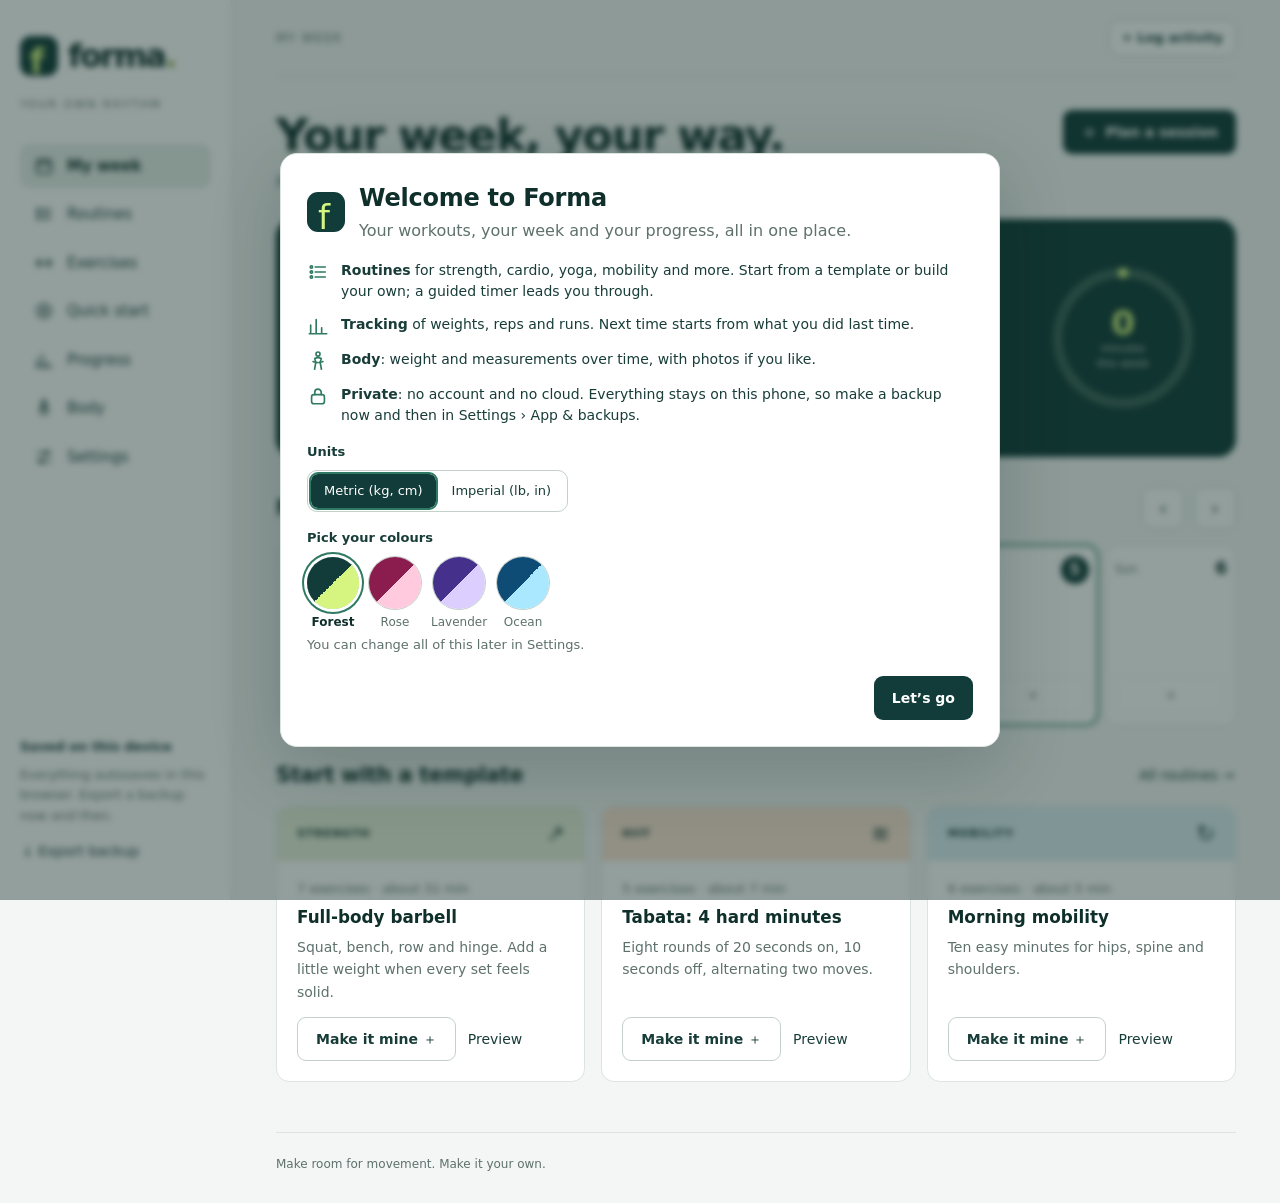
<file: docs/index.html>
<!doctype html>
<html lang="en">
<head>
  <meta charset="UTF-8">
  <meta name="viewport" content="width=device-width, initial-scale=1, viewport-fit=cover">
  <meta name="theme-color" content="#123c39">
  <meta name="description" content="Plan, track and combine strength, cardio, yoga, mobility and meditation in one place.">
  <title>Forma · Your movement planner</title>
  <link rel="icon" href="data:image/svg+xml,%3Csvg xmlns=%22http://www.w3.org/2000/svg%22 viewBox=%220 0 512 512%22%3E%3Crect width=%22512%22 height=%22512%22 rx=%22112%22 fill=%22%23123c39%22/%3E%3Cg transform=%22translate(256 256) scale(1.0) translate(-256 -256)%22%3E%3Cg transform=%22translate(256 270) skewX(-9) translate(-256 -270)%22 fill=%22none%22 stroke=%22%23d5f580%22 stroke-width=%2258%22 stroke-linecap=%22round%22 stroke-linejoin=%22round%22%3E%3Cpath d=%22M318 142 C 296 118, 232 116, 224 176 L 224 384%22/%3E%3Cpath d=%22M162 244 H 296%22/%3E%3C/g%3E%3Ccircle cx=%22338%22 cy=%22370%22 r=%2230%22 fill=%22%238fbf4a%22/%3E%3C/g%3E%3C/svg%3E">
  <!-- Installable app (these only apply when Forma is served from a web address, not opened as a file). -->
  <link rel="manifest" href="manifest.webmanifest">
  <link rel="apple-touch-icon" href="icons/apple-touch-icon.png">
  <meta name="mobile-web-app-capable" content="yes">
  <meta name="apple-mobile-web-app-title" content="Forma">
  <!-- A personal app: ask search engines not to list it. -->
  <meta name="robots" content="noindex, nofollow">
  <!-- No outside connections: Forma uses fonts bundled with it or the device's own. -->
  <link rel="stylesheet" href="style.css">
  <script>
    // Apply the saved theme before first paint to avoid a flash.
    try {
      const saved = JSON.parse(localStorage.getItem('forma-v2') || '{}');
      const theme = saved.settings && saved.settings.theme;
      if (theme === 'light' || theme === 'dark') document.documentElement.setAttribute('data-theme', theme);
      const palette = saved.settings && saved.settings.palette;
      if (palette && palette !== 'forest' && /^[a-z]+$/.test(palette)) document.documentElement.setAttribute('data-palette', palette);
    } catch (e) { /* first visit or storage blocked */ }
  </script>
  <!-- Load order matters: data and helpers first, views next, wiring last. -->
  <script defer src="js/library.js"></script>
  <script defer src="js/util.js"></script>
  <script defer src="js/model.js"></script>
  <script defer src="js/store.js"></script>
  <script defer src="js/stats.js"></script>
  <script defer src="js/photos.js"></script>
  <script defer src="js/stickers.js"></script>
  <script defer src="js/ui.js"></script>
  <script defer src="js/views/week.js"></script>
  <script defer src="js/views/routines.js"></script>
  <script defer src="js/views/exercises.js"></script>
  <script defer src="js/views/quick.js"></script>
  <script defer src="js/views/progress.js"></script>
  <script defer src="js/views/body.js"></script>
  <script defer src="js/share.js"></script>
  <script defer src="js/views/settings.js"></script>
  <script defer src="js/player.js"></script>
  <script defer src="js/pwa.js"></script>
  <script defer src="js/main.js"></script>
</head>
<body>
  <div id="stickers" aria-hidden="true"></div>
  <aside class="sidebar">
    <a class="brand" href="#week" data-view="week"><span class="mark">f</span><span class="brand-word">forma</span><span class="brand-dot">.</span></a>
    <p class="eyebrow">YOUR OWN RHYTHM</p>
    <nav aria-label="Main navigation">
      <button data-view="week"><svg class="icon" viewBox="0 0 24 24" aria-hidden="true" fill="none" stroke="currentColor" stroke-width="1.8" stroke-linecap="round" stroke-linejoin="round"><rect x="3.5" y="5" width="17" height="15.5" rx="3"/><path d="M3.5 10h17M8 3v4M16 3v4"/></svg><span>My week</span></button>
      <button data-view="routines"><svg class="icon" viewBox="0 0 24 24" aria-hidden="true" fill="none" stroke="currentColor" stroke-width="1.8" stroke-linecap="round" stroke-linejoin="round"><path d="M9 6.5h11M9 12h11M9 17.5h11"/><circle cx="4.8" cy="6.5" r="1.3"/><circle cx="4.8" cy="12" r="1.3"/><circle cx="4.8" cy="17.5" r="1.3"/></svg><span>Routines</span></button>
      <button data-view="library"><svg class="icon" viewBox="0 0 24 24" aria-hidden="true" fill="none" stroke="currentColor" stroke-width="1.8" stroke-linecap="round" stroke-linejoin="round"><path d="M6.5 7v10M17.5 7v10M3.5 9.5v5M20.5 9.5v5M6.5 12h11"/></svg><span>Exercises</span></button>
      <button data-view="quick"><svg class="icon" viewBox="0 0 24 24" aria-hidden="true" fill="none" stroke="currentColor" stroke-width="1.8" stroke-linecap="round" stroke-linejoin="round"><circle cx="12" cy="12" r="8.5"/><path d="M10.2 8.6 15.4 12l-5.2 3.4z"/></svg><span>Quick start</span></button>
      <button data-view="progress"><svg class="icon" viewBox="0 0 24 24" aria-hidden="true" fill="none" stroke="currentColor" stroke-width="1.8" stroke-linecap="round" stroke-linejoin="round"><path d="M4 20V11M10 20V5M16 20v-6M2.5 20.5h19"/></svg><span>Progress</span></button>
      <button data-view="body"><svg class="icon" viewBox="0 0 24 24" aria-hidden="true" fill="none" stroke="currentColor" stroke-width="1.8" stroke-linecap="round" stroke-linejoin="round"><circle cx="12" cy="4.4" r="2.2"/><path d="M8.3 21l1.3-7.6-1.2-4.1c2.3-1.2 4.9-1.2 7.2 0l-1.2 4.1 1.3 7.6"/><path d="M6.6 12.6c3.5 1.5 7.3 1.5 10.8 0" stroke-dasharray="1.6 1.6"/></svg><span>Body</span></button>
      <button data-view="settings" class="nav-settings"><svg class="icon" viewBox="0 0 24 24" aria-hidden="true" fill="none" stroke="currentColor" stroke-width="1.8" stroke-linecap="round" stroke-linejoin="round"><path d="M4 7h9M17 7h3M4 17h3M11 17h9"/><circle cx="15" cy="7" r="2.2"/><circle cx="9" cy="17" r="2.2"/></svg><span>Settings</span></button>
    </nav>
    <div class="side-bottom">
      <div class="save-badge" data-save-status>Saved on this device</div>
      <p>Everything autosaves in this browser. Export a backup now and then.</p>
      <button class="text-btn" data-action="export">↓ Export backup</button>
    </div>
  </aside>
  <main>
    <header class="topbar">
      <span id="breadcrumb">MY WEEK</span>
      <div class="topbar-actions"><button class="btn small light" data-action="log-activity">+ Log activity</button>
        <button class="icon-btn topbar-settings" data-view="settings" aria-label="Settings"><svg class="icon" viewBox="0 0 24 24" aria-hidden="true" fill="none" stroke="currentColor" stroke-width="1.8" stroke-linecap="round" stroke-linejoin="round"><path d="M4 7h9M17 7h3M4 17h3M11 17h9"/><circle cx="15" cy="7" r="2.2"/><circle cx="9" cy="17" r="2.2"/></svg></button></div>
    </header>
    <div id="app"></div>
    <footer>Make room for movement. Make it your own.</footer>
  </main>
  <dialog id="modal"><div id="modal-content"></div></dialog>
  <dialog id="picker"><div id="picker-content"></div></dialog>
  <input type="file" accept="application/json,.json" id="backup-file" hidden>
  <div id="toast" role="status" aria-live="polite"></div>
  <div id="update-bar" role="status" hidden><span>A new version of Forma is ready.</span><button class="btn small lime" data-action="apply-update">Update now</button><button class="text-btn" data-action="dismiss-update">Later</button></div>
</body>
</html>
</file>
<file: docs/style.css>
/* Forma — styles.
   Colours are tokens on :root so the dark theme only redefines them. */

/* ------------------------------------------------------------ tokens --- */
:root {
  color-scheme: light;
  --font: 'DM Sans', system-ui, -apple-system, 'Segoe UI', Roboto, sans-serif;
  --font-display: 'Manrope', 'DM Sans', system-ui, sans-serif;

  --bg: #f4f6f5;
  --surface: #ffffff;
  --surface-2: #f0f4f1;
  --surface-3: #e6ede8;
  --ink: #183d39;
  --ink-strong: #0f2f2b;
  --muted: #5e716c;
  --line: #dce4df;
  --line-strong: #c3d1c9;
  --accent: #123c39;
  --accent-ink: #ffffff;
  --lime: #d5f580;
  --lime-ink: #19392d;
  --focus: #2f7a63;
  --danger-bg: #fbe9e6;
  --danger: #963326;
  --good-bg: #e8f4e4;
  --good: #2c6e46;
  --warn-bg: #fdf1dc;
  --warn: #8a5a0b;
  --hero-bg: #123c39;
  --hero-ink: #ffffff;
  --hero-muted: #c5d8cd;
  --hero-line: #3b6358;
  --note-bg: #eef4ee;
  --note-ink: #4d665b;
  --shadow: 0 20px 70px rgba(9, 40, 32, .20);
  --backdrop: rgba(16, 43, 39, .45);

  --bm-base: #e5ece7; --bm-stroke: #b3c6bb; --bm-muscle: #c8d7ce;
  --bm-primary: #286d57; --bm-secondary: #a3c868; --bm-stretch: #5d88a3;

  /* Category tints (backgrounds) and dots (small identity marks). */
  --cat-strength: #e8efda;  --dot-strength: #5f8a2d;
  --cat-hiit: #fde4d3;      --dot-hiit: #d4692e;
  --cat-endurance: #ffe9ce; --dot-endurance: #c98a12;
  --cat-yoga: #ece7f6;      --dot-yoga: #7760b8;
  --cat-flexibility: #e1eef0; --dot-flexibility: #3f8a95;
  --cat-mobility: #dceef2;  --dot-mobility: #2f7ea1;
  --cat-warmup: #f6efd6;    --dot-warmup: #b0902a;
  --cat-balance: #f2e4f6;   --dot-balance: #a45bb4;
  --cat-meditation: #f7ead8; --dot-meditation: #b27a3a;
  --cat-advflex: #dff0ea;   --dot-advflex: #2e8a6a;
  --cat-sport: #e3ecf7;     --dot-sport: #3f6fb3;
  --cat-other: #eceff1;     --dot-other: #7b8a8f;

  /* Chart series (validated categorical order, light surface). */
  --s1: #2a78d6; --s2: #eb6834; --s3: #1baf7a; --s4: #eda100; --s5: #e87ba4;
  --grid: #e7ece9;

  /* Brand roles that colour themes override. */
  --hero-accent: #d5f580; --hero-btn-bg: #d5f580; --hero-btn-ink: #19392d; --hero-item: rgba(255, 255, 255, .06);
  --mark-bg: #123c39; --mark-ink: #d5f580; --brand-dot: #8ba84a; --toast-bg: #153e32;
}

@media (prefers-color-scheme: dark) {
  :root:not([data-theme="light"]) {
    color-scheme: dark;
    --bg: #0e1614; --surface: #15201e; --surface-2: #1b2826; --surface-3: #23322f;
    --ink: #e2ebe7; --ink-strong: #f4f8f6; --muted: #9db1aa; --line: #26352f; --line-strong: #37493f;
    --accent: #cdef7a; --accent-ink: #10231f; --lime: #cdef7a; --lime-ink: #10231f; --focus: #9bd37a;
    --danger-bg: #3a1f1b; --danger: #f2a293; --good-bg: #1d3325; --good: #9fd8a9; --warn-bg: #3a2e17; --warn: #f0c877;
    --hero-bg: #17302b; --hero-ink: #f4f8f6; --hero-muted: #a9c3b8; --hero-line: #2f4d45;
    --note-bg: #1b2826; --note-ink: #adc2ba; --shadow: 0 20px 70px rgba(0, 0, 0, .55); --backdrop: rgba(0, 0, 0, .6);
    --bm-base: #22312d; --bm-stroke: #3d544b; --bm-muscle: #2f423c; --bm-primary: #7fcf9f; --bm-secondary: #c2e07a; --bm-stretch: #7fb3d6;
    --cat-strength: #25301d; --cat-hiit: #3a261a; --cat-endurance: #382b17; --cat-yoga: #2a2538; --cat-flexibility: #1e3134;
    --cat-mobility: #1c2e37; --cat-warmup: #332d18; --cat-balance: #33243a; --cat-meditation: #372b1e; --cat-advflex: #1b3129;
    --cat-sport: #1e2838; --cat-other: #262c2e;
    --dot-strength: #9cc56a; --dot-hiit: #f0925e; --dot-endurance: #e5b04b; --dot-yoga: #ab98e6; --dot-flexibility: #6fbfca;
    --dot-mobility: #67b2d6; --dot-warmup: #d8bd61; --dot-balance: #cf8fdd; --dot-meditation: #d9a468; --dot-advflex: #5fc39c;
    --dot-sport: #7ea6e3; --dot-other: #9aa9ae;
    --s1: #3987e5; --s2: #d95926; --s3: #199e70; --s4: #c98500; --s5: #d55181;
    --grid: #22302c;
    --hero-accent: #cdef7a; --hero-btn-bg: #cdef7a; --hero-btn-ink: #10231f; --hero-item: rgba(255, 255, 255, .06);
    --mark-bg: #123c39; --mark-ink: #d5f580; --brand-dot: #8ba84a; --toast-bg: #2b4a43;
  }
}
:root[data-theme="dark"] {
  color-scheme: dark;
  --bg: #0e1614; --surface: #15201e; --surface-2: #1b2826; --surface-3: #23322f;
  --ink: #e2ebe7; --ink-strong: #f4f8f6; --muted: #9db1aa; --line: #26352f; --line-strong: #37493f;
  --accent: #cdef7a; --accent-ink: #10231f; --lime: #cdef7a; --lime-ink: #10231f; --focus: #9bd37a;
  --danger-bg: #3a1f1b; --danger: #f2a293; --good-bg: #1d3325; --good: #9fd8a9; --warn-bg: #3a2e17; --warn: #f0c877;
  --hero-bg: #17302b; --hero-ink: #f4f8f6; --hero-muted: #a9c3b8; --hero-line: #2f4d45;
  --note-bg: #1b2826; --note-ink: #adc2ba; --shadow: 0 20px 70px rgba(0, 0, 0, .55); --backdrop: rgba(0, 0, 0, .6);
  --bm-base: #22312d; --bm-stroke: #3d544b; --bm-muscle: #2f423c; --bm-primary: #7fcf9f; --bm-secondary: #c2e07a; --bm-stretch: #7fb3d6;
  --cat-strength: #25301d; --cat-hiit: #3a261a; --cat-endurance: #382b17; --cat-yoga: #2a2538; --cat-flexibility: #1e3134;
  --cat-mobility: #1c2e37; --cat-warmup: #332d18; --cat-balance: #33243a; --cat-meditation: #372b1e; --cat-advflex: #1b3129;
  --cat-sport: #1e2838; --cat-other: #262c2e;
  --dot-strength: #9cc56a; --dot-hiit: #f0925e; --dot-endurance: #e5b04b; --dot-yoga: #ab98e6; --dot-flexibility: #6fbfca;
  --dot-mobility: #67b2d6; --dot-warmup: #d8bd61; --dot-balance: #cf8fdd; --dot-meditation: #d9a468; --dot-advflex: #5fc39c;
  --dot-sport: #7ea6e3; --dot-other: #9aa9ae;
  --s1: #3987e5; --s2: #d95926; --s3: #199e70; --s4: #c98500; --s5: #d55181;
  --grid: #22302c;
  --hero-accent: #cdef7a; --hero-btn-bg: #cdef7a; --hero-btn-ink: #10231f; --hero-item: rgba(255, 255, 255, .06);
  --mark-bg: #123c39; --mark-ink: #d5f580; --brand-dot: #8ba84a; --toast-bg: #2b4a43;
}

/* -------------------------------------------------------------- base --- */
*, *::before, *::after { box-sizing: border-box; }
html { font-family: var(--font); color: var(--ink); background: var(--bg); font-synthesis: none; -webkit-text-size-adjust: 100%; }
body { margin: 0; background: var(--bg); color: var(--ink); line-height: 1.5; }
button, input, select, textarea { font: inherit; color: inherit; }
button { cursor: pointer; border: 0; background: none; }
button:disabled { opacity: .4; cursor: not-allowed; }
:focus-visible { outline: 2px solid var(--focus); outline-offset: 3px; }
a { color: inherit; }
h1, h2, h3, p { margin-top: 0; }
h1, h2, h3 { font-family: var(--font-display); color: var(--ink-strong); }
h1 { font-size: clamp(1.9rem, 3.6vw, 2.8rem); line-height: 1.15; letter-spacing: -.03em; margin-bottom: 8px; }
h2 { font-size: 1.3rem; letter-spacing: -.01em; }
h3 { font-size: 1.05rem; }
p { line-height: 1.6; }
table { border-collapse: collapse; width: 100%; }
fieldset { border: 0; padding: 0; margin: 0 0 17px; min-width: 0; }
legend { font-size: 14px; font-weight: 600; margin-bottom: 8px; padding: 0; }
.icon { width: 20px; height: 20px; flex-shrink: 0; }
.muted { color: var(--muted); }
.small { font-size: 13px; line-height: 1.5; }
.center { text-align: center; justify-content: center; }
.warning { color: var(--danger); }

/* ----------------------------------------------------------- layout --- */
.sidebar {
  position: fixed; inset: 0 auto 0 0; width: 232px; z-index: 3;
  background: var(--surface); border-right: 1px solid var(--line);
  padding: 32px 20px; display: flex; flex-direction: column; overflow-y: auto;
}
.brand { font-family: var(--font-display); font-weight: 800; font-size: 32px; letter-spacing: -.06em; text-decoration: none; display: flex; align-items: center; gap: 10px; color: var(--ink-strong); }
.mark { display: inline-grid; place-items: center; background: var(--mark-bg); color: var(--mark-ink); border-radius: 11px; width: 38px; height: 40px; font-size: 34px; font-style: italic; padding-right: 4px; letter-spacing: 0; }
.brand-dot { color: var(--brand-dot); margin-left: -10px; }
.eyebrow { font-size: 11px; letter-spacing: .18em; margin: 16px 0 30px; color: var(--muted); }
nav { display: grid; gap: 4px; }
nav button { display: flex; align-items: center; gap: 13px; text-align: left; border-radius: 10px; padding: 11px 14px; font-size: 15px; font-weight: 500; color: var(--ink); }
nav button:hover { background: var(--surface-2); }
nav button.active { background: var(--surface-3); color: var(--ink-strong); font-weight: 600; }
.side-bottom { margin-top: auto; padding-top: 30px; }
.side-bottom p { font-size: 13px; color: var(--muted); margin: 8px 0; }
.save-badge { font-size: 13px; font-weight: 700; }
.save-badge.bad, [data-save-status].bad { color: var(--danger); }

main { margin-left: 232px; padding: 0 44px; max-width: 1640px; }
.topbar { height: 76px; border-bottom: 1px solid var(--line); display: flex; justify-content: space-between; align-items: center; gap: 12px; font-size: 12px; letter-spacing: .12em; color: var(--muted); }
#app { padding: 34px 0 20px; min-height: 78vh; }
footer { border-top: 1px solid var(--line); padding: 22px 0 30px; margin-top: 30px; color: var(--muted); font-size: 12px; }

/* ------------------------------------------------------- components --- */
.btn {
  display: inline-flex; align-items: center; justify-content: center; gap: 7px;
  min-height: 44px; padding: 10px 18px; border-radius: 9px;
  background: var(--accent); color: var(--accent-ink); font-weight: 600; font-size: 14px; text-decoration: none; white-space: nowrap;
}
.btn:hover { filter: brightness(1.1); }
.btn .icon { width: 17px; height: 17px; }
.btn.light { background: var(--surface); color: var(--ink); border: 1px solid var(--line-strong); }
.btn.light:hover { background: var(--surface-2); filter: none; }
.btn.lime { background: var(--lime); color: var(--lime-ink); }
.btn.danger { background: var(--danger-bg); color: var(--danger); }
.btn.small { min-height: 36px; padding: 6px 12px; font-size: 13px; }
.btn.on-dark { background: transparent; color: var(--hero-ink); border: 1px solid var(--hero-line); }
.btn.on-dark:hover { background: var(--hero-item); }
.hero .btn.lime { background: var(--hero-btn-bg); color: var(--hero-btn-ink); }
.text-btn { padding: 6px 2px; font-size: 14px; font-weight: 500; text-align: left; }
.text-btn:hover, .link:hover { text-decoration: underline; }
.link { padding: 0; text-decoration: underline; font-size: inherit; }
.icon-btn { background: var(--surface); border: 1px solid var(--line-strong); border-radius: 9px; width: 42px; height: 42px; font-size: 20px; }
.row { display: flex; align-items: center; gap: 10px; flex-wrap: wrap; }
.spread { justify-content: space-between; }
.stack { display: grid; gap: 10px; justify-items: start; margin: 12px 0; }
.pill { display: inline-block; border: 1px solid var(--line); padding: 3px 9px; border-radius: 20px; font-size: 12px; color: var(--muted); background: var(--surface); white-space: nowrap; }
.pill.warn { color: var(--warn); background: var(--warn-bg); border-color: transparent; }
.category { font-size: 11px; font-weight: 700; letter-spacing: .08em; text-transform: uppercase; }
.label { font-size: 13px; font-weight: 600; margin: 16px 0 8px; }
.chips { display: flex; gap: 8px; flex-wrap: wrap; margin: 14px 0; }
.chip { border: 1px solid var(--line-strong); background: var(--surface); border-radius: 20px; padding: 7px 13px; font-size: 13px; font-weight: 500; }
.chip:hover { background: var(--surface-2); }
.chip.on { background: var(--accent); border-color: var(--accent); color: var(--accent-ink); }
.note { background: var(--note-bg); color: var(--note-ink); padding: 12px 16px; border-radius: 9px; font-size: 13px; margin: 16px 0; }
.note.warning { background: var(--danger-bg); color: var(--danger); }
.note.good { background: var(--good-bg); color: var(--good); }
.note.good .icon { width: 16px; height: 16px; vertical-align: -3px; }
.note ul { margin: 6px 0 0; padding-left: 18px; }
.empty { padding: 34px 20px; text-align: center; border: 1px dashed var(--line-strong); border-radius: 13px; margin: 18px 0; }
.empty h3 { margin-bottom: 6px; }
.heading { display: flex; justify-content: space-between; gap: 20px; align-items: flex-start; margin-bottom: 24px; }
.heading p { margin: 0; }
.heading-actions { display: flex; gap: 10px; flex-shrink: 0; }
.section-head { margin: 34px 0 14px; display: flex; align-items: center; justify-content: space-between; gap: 15px; }
.section-head.first { margin-top: 0; }
.section-head h2, .section-head h3 { margin: 0; }
.panel { background: var(--surface); border: 1px solid var(--line); border-radius: 14px; padding: 22px; margin-bottom: 18px; min-width: 0; }
.panel h2 { margin-bottom: 8px; }
.panel-head { display: flex; justify-content: space-between; align-items: baseline; gap: 12px; margin-bottom: 8px; flex-wrap: wrap; }
.panel-head h2 { margin: 0; }
.dot { width: 10px; height: 10px; border-radius: 50%; flex-shrink: 0; background: var(--dot-other); }

/* Category tints for bands and calendar events; dots use the stronger shade. */
.cat-strength { --tint: var(--cat-strength); --dotc: var(--dot-strength); }
.cat-hiit { --tint: var(--cat-hiit); --dotc: var(--dot-hiit); }
.cat-endurance { --tint: var(--cat-endurance); --dotc: var(--dot-endurance); }
.cat-yoga { --tint: var(--cat-yoga); --dotc: var(--dot-yoga); }
.cat-flexibility { --tint: var(--cat-flexibility); --dotc: var(--dot-flexibility); }
.cat-mobility { --tint: var(--cat-mobility); --dotc: var(--dot-mobility); }
.cat-warmup { --tint: var(--cat-warmup); --dotc: var(--dot-warmup); }
.cat-balance { --tint: var(--cat-balance); --dotc: var(--dot-balance); }
.cat-meditation { --tint: var(--cat-meditation); --dotc: var(--dot-meditation); }
.cat-advflex { --tint: var(--cat-advflex); --dotc: var(--dot-advflex); }
.cat-sport { --tint: var(--cat-sport); --dotc: var(--dot-sport); }
.cat-other { --tint: var(--cat-other); --dotc: var(--dot-other); }
.dot[class*="cat-"] { background: var(--dotc); }

/* ------------------------------------------------------------ forms --- */
input, select, textarea {
  width: 100%; min-height: 44px; padding: 10px 12px;
  background: var(--surface); color: var(--ink); border: 1px solid var(--line-strong); border-radius: 8px;
}
input[type="checkbox"], input[type="radio"] { width: auto; min-height: 0; accent-color: var(--focus); }
textarea { resize: vertical; min-height: 88px; }
label { display: block; font-size: 14px; font-weight: 500; margin-bottom: 6px; }
.field { margin-bottom: 16px; }
.field small, .field > .muted { display: block; font-size: 12px; color: var(--muted); margin-top: 6px; }
.form-grid { display: grid; grid-template-columns: 1fr 1fr; gap: 14px; }
.form-grid.three { grid-template-columns: repeat(3, minmax(0, 1fr)); }
.form-grid.wide-first { grid-template-columns: 2fr 1fr; }
.form-grid .field { margin-bottom: 14px; }
.checkrow { display: flex; align-items: center; gap: 9px; font-size: 14px; margin: 10px 0; }
.checkrow input { width: 18px; height: 18px; }
.checks { display: flex; gap: 6px 16px; flex-wrap: wrap; }
.checks .checkrow { margin: 4px 0; }
.effort { display: flex; gap: 5px; flex-wrap: wrap; margin-bottom: 4px; }
.effort label { margin: 0; }
.effort input { position: absolute; opacity: 0; pointer-events: none; }
.effort span { display: grid; place-items: center; width: 36px; height: 36px; border-radius: 8px; border: 1px solid var(--line-strong); font-size: 14px; cursor: pointer; background: var(--surface); }
.effort input:checked + span { background: var(--accent); color: var(--accent-ink); border-color: var(--accent); }
.effort input:focus-visible + span { outline: 2px solid var(--focus); outline-offset: 2px; }
.weekday-picker { display: flex; gap: 6px; flex-wrap: wrap; margin-bottom: 14px; }
.weekday { margin: 0; }
.weekday input { position: absolute; opacity: 0; pointer-events: none; }
.weekday span { display: grid; place-items: center; min-width: 46px; height: 38px; padding: 0 8px; border-radius: 8px; border: 1px solid var(--line-strong); font-size: 13px; cursor: pointer; }
.weekday input:checked + span { background: var(--accent); color: var(--accent-ink); border-color: var(--accent); }
.weekday input:focus-visible + span { outline: 2px solid var(--focus); outline-offset: 2px; }
.segmented { display: inline-flex; flex-wrap: wrap; border: 1px solid var(--line-strong); border-radius: 10px; padding: 3px; gap: 3px; }
.seg-option { margin: 0; }
.seg-option input { position: absolute; opacity: 0; pointer-events: none; }
.seg-option span { display: block; padding: 7px 13px; border-radius: 7px; font-size: 13px; cursor: pointer; }
.seg-option input:checked + span { background: var(--accent); color: var(--accent-ink); }
.seg-option input:focus-visible + span { outline: 2px solid var(--focus); }
.toggle-row { display: flex; justify-content: space-between; align-items: center; gap: 14px; padding: 12px 0; border-bottom: 1px solid var(--line); margin: 0; font-weight: 400; }
.toggle-row strong { display: block; font-weight: 600; font-size: 14px; }
.toggle-row small { color: var(--muted); font-size: 12px; }
.switch { appearance: none; -webkit-appearance: none; width: 44px !important; height: 26px; min-height: 26px; border-radius: 13px; background: var(--line-strong); position: relative; cursor: pointer; border: 0; padding: 0; flex-shrink: 0; transition: background .15s; }
.switch::after { content: ''; position: absolute; top: 3px; left: 3px; width: 20px; height: 20px; border-radius: 50%; background: #fff; transition: transform .15s; }
.switch:checked { background: var(--focus); }
.switch:checked::after { transform: translateX(18px); }
.inline-field { margin-top: 16px; }
.inline-field input { max-width: 140px; }
.gear-grid { display: flex; flex-wrap: wrap; gap: 8px; margin: 12px 0; }
.gear-chip { margin: 0; }
.gear-chip input { position: absolute; opacity: 0; pointer-events: none; }
.gear-chip span { display: block; padding: 8px 13px; border: 1px solid var(--line-strong); border-radius: 20px; font-size: 13px; cursor: pointer; }
.gear-chip input:checked + span { background: var(--accent); color: var(--accent-ink); border-color: var(--accent); }
.gear-chip input:focus-visible + span { outline: 2px solid var(--focus); outline-offset: 2px; }

/* ---------------------------------------------------------- dialogs --- */
dialog {
  border: 1px solid var(--line); border-radius: 17px; padding: 0;
  width: min(720px, calc(100% - 24px)); max-height: 92dvh; overflow-y: auto;
  background: var(--surface); color: var(--ink); box-shadow: var(--shadow);
}
dialog.wide { width: min(900px, calc(100% - 24px)); }
dialog::backdrop { background: var(--backdrop); backdrop-filter: blur(3px); }
#picker { width: min(620px, calc(100% - 24px)); }
.modal-inner { padding: 26px; }
.modal-header { display: flex; justify-content: space-between; align-items: flex-start; margin-bottom: 18px; gap: 15px; }
.modal-header h2 { margin: 0 0 2px; }
.modal-header p { margin: 0; }
.close { background: var(--surface-2); border-radius: 50%; width: 36px; height: 36px; flex-shrink: 0; font-size: 22px; line-height: 1; }
.modal-actions { display: flex; justify-content: flex-end; gap: 10px; margin-top: 22px; flex-wrap: wrap; }
.modal-actions.spread { justify-content: space-between; }

/* -------------------------------------------------------------- week --- */
.hero { background: var(--hero-bg); color: var(--hero-ink); border-radius: 18px; padding: 26px 30px; display: grid; grid-template-columns: 1fr auto; gap: 24px; margin-bottom: 30px; align-items: center; }
.hero h2 { color: var(--hero-ink); font-size: 25px; margin: 6px 0 14px; }
.hero .eyebrow { color: var(--hero-accent); margin: 0; }
.hero-sub { color: var(--hero-muted); margin-bottom: 16px; max-width: 520px; }
.today-list { display: grid; gap: 8px; margin-bottom: 16px; max-width: 640px; }
.today-item { display: flex; align-items: center; justify-content: space-between; gap: 12px; background: var(--hero-item); border: 1px solid var(--hero-line); border-radius: 11px; padding: 10px 10px 10px 16px; }
.today-item strong { display: block; }
.today-item small { color: var(--hero-muted); }
.today-item.done strong { opacity: .85; }
.done-badge { display: inline-flex; align-items: center; gap: 5px; color: var(--hero-accent); font-size: 13px; font-weight: 600; padding: 8px 10px; border-radius: 8px; }
.done-badge .icon { width: 16px; height: 16px; }
.done-badge:hover { background: var(--hero-item); }
.hero-actions { gap: 8px; }
.hero-ring { position: relative; width: 150px; height: 150px; margin: 0 8px; }
.hero-ring svg { width: 100%; height: 100%; transform: rotate(-90deg); }
.ring-bg { fill: none; stroke: var(--hero-line); stroke-width: 8; }
.ring-fg { fill: none; stroke: var(--hero-accent); stroke-width: 8; stroke-linecap: round; transition: stroke-dasharray .4s; }
.ring-label { position: absolute; inset: 0; display: grid; place-content: center; text-align: center; }
.ring-label strong { font-family: var(--font-display); font-size: 34px; color: var(--hero-accent); line-height: 1.1; }
.ring-label span { font-size: 11px; color: var(--hero-muted); line-height: 1.35; }
.week-controls { margin: 0 0 16px; }
.week-controls h2 { margin: 0; }
.calendar { display: grid; grid-template-columns: repeat(7, minmax(0, 1fr)); gap: 8px; }
.day { border: 1px solid var(--line); border-radius: 12px; background: var(--surface); min-height: 180px; padding: 10px 8px; display: flex; flex-direction: column; gap: 6px; }
.day.past { background: var(--surface-2); }
.day.today { border-color: var(--focus); box-shadow: 0 0 0 1px var(--focus); background: var(--surface); }
.day-label { display: flex; align-items: center; justify-content: space-between; margin-bottom: 6px; font-size: 12px; color: var(--muted); }
.day-label strong { font-size: 17px; color: var(--ink-strong); }
.day.today .day-label strong { background: var(--accent); color: var(--accent-ink); border-radius: 50%; width: 28px; height: 28px; text-align: center; line-height: 28px; font-size: 15px; }
.event { width: 100%; text-align: left; padding: 8px 8px; background: var(--tint, var(--cat-other)); border-radius: 8px; line-height: 1.3; font-size: 12px; font-weight: 600; overflow-wrap: anywhere; border-left: 3px solid var(--dotc, var(--dot-other)); }
.event small { display: block; margin-top: 3px; font-size: 11px; font-weight: 400; color: var(--muted); }
.event.done { opacity: .78; }
.event.logged { background: transparent; border: 1px dashed var(--line-strong); border-left: 3px solid var(--dotc, var(--dot-other)); }
.event-check { width: 13px; height: 13px; vertical-align: -2px; margin-right: 3px; color: var(--good); stroke-width: 2.6; }
.add-day { margin-top: auto; color: var(--muted); width: 100%; padding: 6px 0; border: 1px dashed var(--line); border-radius: 7px; font-size: 16px; }
.add-day:hover { background: var(--surface-2); color: var(--ink); }
.cards { display: grid; grid-template-columns: repeat(3, minmax(0, 1fr)); gap: 16px; }
.card { background: var(--surface); border: 1px solid var(--line); border-radius: 13px; overflow: hidden; display: flex; flex-direction: column; }
.card-band { padding: 16px 20px; background: var(--tint, var(--cat-other)); display: flex; align-items: center; justify-content: space-between; }
.activity-symbol { font-size: 22px; line-height: 1; }
.card-content { padding: 18px 20px 20px; display: flex; flex-direction: column; flex: 1; }
.card h3 { margin: 6px 0 6px; }
.card p { font-size: 14px; }
.card-actions { margin-top: auto; }
.plan-preview { padding-left: 22px; margin: 14px 0; font-size: 14px; line-height: 1.8; }

/* ----------------------------------------------------------- editor --- */
.blocks { display: grid; gap: 10px; margin: 10px 0; }
.step { border: 1px solid var(--line); border-radius: 12px; padding: 12px 14px; background: var(--surface); }
.step-head { display: flex; align-items: center; gap: 10px; margin-bottom: 10px; }
.step-number { background: var(--surface-3); border-radius: 50%; height: 26px; width: 26px; text-align: center; line-height: 26px; font-size: 12px; font-weight: 600; flex-shrink: 0; }
.step-title { flex: 1; min-width: 0; }
.step-title strong { display: block; overflow-wrap: anywhere; }
.step-title small { color: var(--muted); font-size: 12px; }
.step-tools { display: flex; gap: 4px; flex-shrink: 0; }
.tiny { background: var(--surface-2); border-radius: 7px; min-width: 32px; height: 32px; font-size: 14px; }
.tiny:hover:not(:disabled) { background: var(--surface-3); }
.tiny.remove { color: var(--danger); background: var(--danger-bg); }
.step-main { display: flex; align-items: flex-end; gap: 10px; flex-wrap: wrap; }
.step-main label { font-size: 12px; color: var(--muted); margin: 0; width: 104px; }
.step-main label.grow { flex: 1; min-width: 150px; }
.step-main input, .step-fields input, .step-fields select { margin-top: 4px; min-height: 40px; padding: 7px 10px; font-size: 15px; color: var(--ink); }
.times { padding-bottom: 10px; color: var(--muted); }
details.more { margin-top: 10px; }
details.more summary, .how-to summary, .table-view summary { cursor: pointer; font-size: 13px; font-weight: 600; color: var(--muted); padding: 4px 0; width: fit-content; }
details.more[open] summary { margin-bottom: 8px; }
.step-fields { display: grid; grid-template-columns: repeat(3, minmax(0, 1fr)); gap: 10px; }
.step-fields label { font-size: 12px; color: var(--muted); margin: 0; }
.note-field { font-size: 12px; color: var(--muted); margin: 8px 0 0; }
.note-field input { margin-top: 4px; min-height: 40px; }
.rest-block { background: var(--surface-2); }
.repeat-group { background: color-mix(in srgb, var(--lime) 22%, var(--surface)); border-color: var(--line-strong); }
.repeat-group > .blocks > .step { background: var(--surface); }
.block-add { display: flex; gap: 8px; flex-wrap: wrap; margin: 12px 0 4px; }
.empty-seq { padding: 18px; border: 1px dashed var(--line-strong); border-radius: 12px; text-align: center; }
.routine-settings { margin: 0 0 8px; }

/* ----------------------------------------------------------- picker --- */
#picker-search { margin-bottom: 4px; }
.pick-list { display: grid; gap: 4px; max-height: 52dvh; overflow-y: auto; margin: 10px -6px; padding: 0 6px; }
.pick-row { display: flex; align-items: center; gap: 12px; text-align: left; padding: 10px 12px; border-radius: 10px; border: 1px solid transparent; width: 100%; }
.pick-row:hover { background: var(--surface-2); border-color: var(--line); }
.pick-text { flex: 1; min-width: 0; }
.pick-text strong { display: block; font-size: 14px; }
.pick-text small { color: var(--muted); font-size: 12px; }
.pick-add { font-size: 18px; color: var(--muted); width: 30px; height: 30px; display: grid; place-items: center; border-radius: 50%; background: var(--surface-2); }
.pick-row.added .pick-add { animation: added .7s; }
@keyframes added { 0% { background: var(--lime); color: var(--lime-ink); transform: scale(1.25); } 100% { background: var(--surface-2); transform: none; } }
.picker-foot { display: flex; align-items: center; justify-content: space-between; gap: 12px; border-top: 1px solid var(--line); padding-top: 14px; }

/* ---------------------------------------------------------- library --- */
.toolbar { display: flex; gap: 10px; flex-wrap: wrap; align-items: center; margin: 14px 0; }
.toolbar input[type="search"] { flex: 1; min-width: 180px; }
.toolbar select { width: auto; min-width: 150px; }
.toolbar .checkrow { margin: 0 6px; }
.exercise-grid { display: grid; grid-template-columns: repeat(3, minmax(0, 1fr)); gap: 12px; }
.exercise-card { padding: 16px; background: var(--surface); border: 1px solid var(--line); border-radius: 12px; text-align: left; display: flex; gap: 14px; align-items: center; }
.exercise-card:hover { border-color: var(--line-strong); background: var(--surface-2); }
.exercise-card h3 { margin: 3px 0; font-size: 15px; }
.exercise-card p { font-size: 12px; margin: 0; color: var(--muted); line-height: 1.45; }
.exercise-card .category { font-size: 10px; }
.gear-line { margin-top: 3px !important; }
.logged-mark { color: var(--good); font-weight: 600; }
.bodymap { width: 64px; height: 96px; flex-shrink: 0; }
.bodymap.large { width: 150px; height: 225px; }
.bodymap.session-map { width: 110px; height: 150px; display: block; margin: 12px auto 4px; }
.bodymap .base { fill: var(--bm-base); stroke: var(--bm-stroke); stroke-width: 1; }
.bodymap .muscle { fill: var(--bm-muscle); }
.bodymap .primary { fill: var(--bm-primary); }
.bodymap .secondary { fill: var(--bm-secondary); }
.bodymap .stretch { fill: var(--bm-stretch); }
.bodymap text { font: 8px sans-serif; fill: var(--muted); }
.legend { font-size: 12px; display: flex; gap: 14px; justify-content: center; margin-top: 8px; }
.swatch { display: inline-block; width: 9px; height: 9px; border-radius: 3px; margin-right: 5px; background: var(--bm-primary); }
.swatch.secondary { background: var(--bm-secondary); }
.swatch.stretch { background: var(--bm-stretch); }
.detail-grid { display: grid; grid-template-columns: 190px 1fr; gap: 24px; }
.detail-grid h3 { margin: 16px 0 4px; }
.anatomy { text-align: center; background: var(--surface-2); padding: 14px; border-radius: 12px; align-self: start; }
.instructions { line-height: 1.65; padding-left: 20px; font-size: 15px; }
.instructions li { margin-bottom: 8px; }
.illustration { max-width: 100%; max-height: 260px; object-fit: contain; border-radius: 8px; }
.your-history { margin-top: 18px; padding: 16px; background: var(--surface-2); border-radius: 12px; }
.your-history h3 { margin-bottom: 4px; }
.sparkline { display: block; margin: 8px 0; max-width: 100%; }
.sparkline path { fill: none; stroke: var(--s1); stroke-width: 2; stroke-linecap: round; stroke-linejoin: round; }
.sparkline circle { fill: var(--s1); stroke: var(--surface-2); stroke-width: 2; }
.history-mini { list-style: none; padding: 0; margin: 8px 0 0; font-size: 14px; }
.history-mini li { display: flex; gap: 14px; padding: 5px 0; border-top: 1px solid var(--line); }
.history-mini li span:first-child { color: var(--muted); width: 64px; flex-shrink: 0; }
.related-title { margin-top: 20px; }

/* ------------------------------------------------------ quick start --- */
.quick-grid { display: grid; grid-template-columns: repeat(2, minmax(0, 1fr)); gap: 16px; }
.quick-grid .panel { margin: 0; }
.quick-grid .panel .category { color: var(--muted); }
.quick-grid .panel h2 { margin: 6px 0 4px; }
.recent-list { display: grid; gap: 8px; margin-bottom: 26px; }
.recent-item { display: flex; align-items: center; gap: 12px; background: var(--surface); border: 1px solid var(--line); border-radius: 12px; padding: 10px 10px 10px 16px; }
.recent-item > div { flex: 1; min-width: 0; }
.recent-item strong { display: block; }
.recent-item small { color: var(--muted); }

/* --------------------------------------------------------- progress --- */
.stats { display: grid; grid-template-columns: repeat(4, minmax(0, 1fr)); gap: 12px; margin-bottom: 18px; }
.stats.compact { grid-template-columns: repeat(auto-fit, minmax(120px, 1fr)); }
.stat { background: var(--surface); border: 1px solid var(--line); border-radius: 13px; padding: 16px 18px; display: flex; flex-direction: column; gap: 2px; }
.stat-label { font-size: 13px; color: var(--muted); }
.stat-value { font-family: var(--font); font-size: 32px; font-weight: 600; color: var(--ink-strong); line-height: 1.2; }
.small-stat .stat-value { font-size: 22px; }
.stat-sub { font-size: 12px; color: var(--muted); }
.legend-row { display: flex; flex-wrap: wrap; gap: 6px 16px; margin: 6px 0 10px; font-size: 13px; color: var(--muted); }
.legend-item { display: inline-flex; align-items: center; gap: 6px; }
.key { display: inline-block; width: 10px; height: 10px; border-radius: 3px; }
.key.s1, .seg.s1 { background: var(--s1); fill: var(--s1); }
.key.s2, .seg.s2 { background: var(--s2); fill: var(--s2); }
.key.s3, .seg.s3 { background: var(--s3); fill: var(--s3); }
.key.s4, .seg.s4 { background: var(--s4); fill: var(--s4); }
.key.s5, .seg.s5 { background: var(--s5); fill: var(--s5); }
.chart-wrap { position: relative; }
.chart { width: 100%; height: auto; display: block; overflow: visible; }
.chart .grid { stroke: var(--grid); stroke-width: 1; }
.chart .axis { stroke: var(--line-strong); stroke-width: 1; }
.chart .tick { fill: var(--muted); font-size: 11px; font-family: var(--font); }
.chart .bar-value { fill: var(--ink); font-size: 12px; font-weight: 600; font-family: var(--font); }
.chart .hit { fill: transparent; }
.chart .col { cursor: default; outline: none; }
.chart .col .seg { transition: opacity .15s; }
.chart .col.dim .seg { opacity: .35; }
.chart .col:focus-visible .hit { stroke: var(--focus); stroke-width: 2; }
.chart-tip { position: absolute; top: 0; transform: translateX(-50%); background: var(--surface); border: 1px solid var(--line-strong); border-radius: 9px; padding: 9px 12px; font-size: 12px; box-shadow: 0 8px 30px rgba(0, 0, 0, .12); pointer-events: none; display: grid; gap: 2px; min-width: 160px; z-index: 2; }
.chart-tip[hidden] { display: none; }
.chart-tip span { display: flex; align-items: center; gap: 6px; color: var(--muted); }
.table-view { margin-top: 10px; }
.table-scroll { overflow-x: auto; }
.table-view table, table.records, table.sets { font-size: 13px; }
th { text-align: left; font-weight: 600; color: var(--muted); font-size: 12px; padding: 8px 10px; border-bottom: 1px solid var(--line); white-space: nowrap; }
td { padding: 9px 10px; border-bottom: 1px solid var(--line); vertical-align: top; }
td small { display: block; font-size: 12px; }
tr.clickable { cursor: pointer; }
tr.clickable:hover td { background: var(--surface-2); }
.history-section { margin-top: 10px; }
.month { font-size: 13px; letter-spacing: .06em; text-transform: uppercase; color: var(--muted); margin: 20px 0 8px; font-family: var(--font); }
.history-list { display: grid; gap: 6px; margin-bottom: 14px; }
.history-row { display: flex; align-items: center; gap: 14px; background: var(--surface); border: 1px solid var(--line); padding: 13px 16px; border-radius: 11px; text-align: left; width: 100%; }
.history-row:hover { background: var(--surface-2); }
.history-main { flex: 1; min-width: 0; }
.history-main strong { display: block; }
.history-main small { color: var(--muted); font-size: 12px; }
.history-kind { font-size: 12px; color: var(--muted); white-space: nowrap; }
.entry-note { background: var(--surface-2); border-radius: 10px; padding: 12px 14px; white-space: pre-wrap; }

/* --------------------------------------------------------- settings --- */
.settings-grid { display: grid; grid-template-columns: repeat(2, minmax(0, 1fr)); gap: 16px; }
.settings-grid .panel { margin: 0; }
.span-2 { grid-column: span 2; }

/* ----------------------------------------------------------- player --- */
.session { max-width: 720px; margin: 0 auto; text-align: center; }
.session-top { display: flex; justify-content: space-between; align-items: center; gap: 10px; }
.progress { height: 5px; background: var(--surface-3); border-radius: 5px; margin: 12px 0 18px; overflow: hidden; }
.progress span { display: block; height: 100%; background: var(--focus); transition: width .25s; }
.session-name { color: var(--muted); margin-bottom: 12px; }
.session-card { padding: 24px 26px; background: var(--surface); border: 1px solid var(--line); border-radius: 18px; }
.session-card.is-pause { background: var(--surface-2); }
.session-title { font-size: clamp(1.6rem, 4vw, 2.1rem); margin: 10px 0 4px; }
.side-label { font-size: 19px; font-weight: 700; color: var(--good); margin: 0; }
.timer { font-family: var(--font-display); font-weight: 600; font-size: clamp(4rem, 13vw, 6.2rem); letter-spacing: -.04em; margin: 4px 0; line-height: 1.1; font-variant-numeric: tabular-nums; color: var(--ink-strong); }
.step-bar { height: 4px; background: var(--surface-3); border-radius: 4px; max-width: 280px; margin: 0 auto 14px; overflow: hidden; }
.step-bar span { display: block; height: 100%; background: var(--lime); border-radius: 4px; }
.is-pause .step-bar span { background: var(--focus); }
.big-target { display: flex; align-items: baseline; justify-content: center; gap: 10px; margin: 8px 0 0; }
.big-target strong { font-family: var(--font-display); font-size: clamp(4rem, 12vw, 5.6rem); line-height: 1; color: var(--ink-strong); letter-spacing: -.04em; }
.big-target span { font-size: 18px; color: var(--muted); }
.set-clock { margin: 4px 0 12px; font-variant-numeric: tabular-nums; }
.target-line { margin: 10px 0 0; color: var(--muted); font-weight: 600; }
.log-row { display: flex; justify-content: center; gap: 14px; flex-wrap: wrap; margin: 6px 0 16px; }
.log-field { display: grid; gap: 6px; justify-items: center; }
.log-field > span { font-size: 12px; color: var(--muted); font-weight: 600; }
.stepper { display: flex; align-items: stretch; border: 1px solid var(--line-strong); border-radius: 11px; overflow: hidden; background: var(--surface); }
.stepper button { width: 46px; font-size: 22px; background: var(--surface-2); }
.stepper button:hover { background: var(--surface-3); }
.stepper input { width: 86px; border: 0; border-radius: 0; padding: 0 4px; text-align: center; font-size: 20px; font-weight: 600; min-height: 50px; -moz-appearance: textfield; }
.stepper input::-webkit-outer-spin-button, .stepper input::-webkit-inner-spin-button { -webkit-appearance: none; margin: 0; }
.step-note { font-style: italic; color: var(--muted); }
.player-controls { display: flex; align-items: center; justify-content: center; gap: 10px; flex-wrap: wrap; margin: 12px 0 6px; }
.player-controls .btn { min-height: 52px; padding: 12px 22px; font-size: 16px; }
.round-btn { width: 52px; height: 52px; border-radius: 50%; background: var(--surface-2); border: 1px solid var(--line); font-size: 26px; line-height: 1; color: var(--ink); }
.round-btn:hover:not(:disabled) { background: var(--surface-3); }
.main-toggle { min-width: 110px; }
.last-time { font-size: 13px; color: var(--muted); margin: 10px 0 0; }
.last-time strong { color: var(--ink); }
.how-to { text-align: left; margin-top: 18px; border-top: 1px solid var(--line); padding-top: 10px; }
.how-to .instructions { margin: 10px 0 0; }
.up-next { margin-bottom: 0; }
.session-help { margin-top: 14px; }
.breath { width: 160px; height: 160px; background: var(--good-bg); border: 18px solid var(--surface-2); border-radius: 50%; margin: 20px auto; display: grid; place-content: center; color: var(--good); font-weight: 600; padding: 10px; }
.breath.running { animation: breathe 10s ease-in-out infinite; }
@keyframes breathe { 50% { transform: scale(1.1); } }
.prepare-next { display: grid; gap: 4px; justify-items: center; background: var(--surface); border: 1px solid var(--line); border-radius: 16px; padding: 18px; margin: 18px auto; max-width: 320px; }
.prepare-next strong { font-size: 19px; }
.pacer { position: relative; width: 220px; height: 220px; margin: 16px auto 6px; display: grid; place-items: center; }
.pacer::before { content: ''; position: absolute; inset: 0; border-radius: 50%; border: 2px dashed var(--line-strong); }
.pacer-circle { position: absolute; inset: 0; border-radius: 50%; background: radial-gradient(circle at 50% 40%, var(--lime), var(--bm-secondary)); opacity: .85; transform: scale(.5); transition: transform .25s linear; }
.pacer-text { position: relative; display: grid; gap: 2px; color: var(--lime-ink); }
.pacer-text strong { font-size: 18px; }
.pacer-text span { font-size: 28px; font-weight: 700; font-variant-numeric: tabular-nums; min-height: 1em; }
body.in-session .topbar .btn { display: none; }

/* ------------------------------------------------------------ toast --- */
#toast { position: fixed; bottom: 26px; left: 50%; transform: translate(-50%, 20px); opacity: 0; pointer-events: none; padding: 12px 20px; border-radius: 10px; background: var(--toast-bg); color: #fff; box-shadow: 0 6px 30px rgba(0, 0, 0, .2); z-index: 20; max-width: min(90%, 480px); font-size: 14px; transition: opacity .2s, transform .2s; }
#toast.show { opacity: 1; transform: translate(-50%, 0); }

/* ------------------------------------------------------- responsive --- */
@media (min-width: 1500px) { main { padding: 0 60px; } }
@media (max-width: 1180px) {
  .sidebar { width: 200px; padding: 26px 14px; }
  main { margin-left: 200px; padding: 0 26px; }
  .calendar { gap: 5px; }
  .day { padding: 8px 6px; }
  .exercise-grid { grid-template-columns: repeat(2, minmax(0, 1fr)); }
  .stats { grid-template-columns: repeat(2, minmax(0, 1fr)); }
}
@media (max-width: 900px) {
  .sidebar { width: 72px; padding: 22px 10px; align-items: center; }
  .brand-word, .brand-dot, .sidebar .eyebrow, .sidebar nav span, .side-bottom { display: none; }
  .sidebar nav { margin-top: 30px; }
  .sidebar nav button { padding: 12px; justify-content: center; }
  main { margin-left: 72px; padding: 0 20px; }
  .calendar { grid-template-columns: repeat(4, minmax(0, 1fr)); }
  .cards { grid-template-columns: repeat(2, minmax(0, 1fr)); }
  .quick-grid, .settings-grid { grid-template-columns: 1fr; }
  .span-2 { grid-column: auto; }
  .hero-ring { width: 120px; height: 120px; margin: 0; }
  .ring-label strong { font-size: 28px; }
}
@media (max-width: 640px) {
  .sidebar {
    inset: auto 0 0; width: 100%; height: calc(64px + env(safe-area-inset-bottom)); padding: 4px 4px env(safe-area-inset-bottom);
    border-top: 1px solid var(--line); border-right: 0; background: color-mix(in srgb, var(--surface) 94%, transparent); backdrop-filter: blur(10px);
    flex-direction: row; overflow: visible;
  }
  .brand { display: none; }
  .sidebar nav { display: flex; justify-content: space-around; margin: 0; gap: 0; width: 100%; }
  .sidebar nav button { flex-direction: column; gap: 3px; padding: 7px 2px; border-radius: 8px; flex: 1; min-width: 0; }
  .sidebar nav span { display: block; font-size: 10px; white-space: nowrap; }
  body.in-session .sidebar { display: none; }
  main { margin: 0; padding: 0 16px calc(76px + env(safe-area-inset-bottom)); }
  body.in-session main { padding-bottom: 24px; }
  .topbar { height: 58px; font-size: 11px; }
  #app { padding-top: 22px; }
  .heading { flex-direction: column; gap: 12px; margin-bottom: 18px; }
  .heading h1 { font-size: 29px; }
  .heading p { font-size: 14px; }
  .hero { padding: 22px 18px; grid-template-columns: 1fr; gap: 6px; }
  .hero h2 { font-size: 22px; }
  .hero-ring { display: none; }
  .calendar { grid-template-columns: repeat(2, minmax(0, 1fr)); gap: 8px; }
  .day { min-height: 120px; }
  .day:last-child { grid-column: span 2; min-height: 90px; }
  .event { font-size: 13px; }
  .cards, .exercise-grid, .stats { grid-template-columns: 1fr; }
  .stats { grid-template-columns: repeat(2, minmax(0, 1fr)); }
  .stat-value { font-size: 26px; }
  .section-head { align-items: baseline; }
  .section-head h2 { font-size: 19px; }
  .modal-inner { padding: 18px 16px; }
  dialog, dialog.wide, #picker { width: calc(100% - 16px); max-height: 94dvh; }
  .detail-grid { grid-template-columns: 1fr; }
  .anatomy .bodymap.large { width: 100px; height: 150px; }
  .form-grid, .form-grid.three, .form-grid.wide-first { grid-template-columns: 1fr; gap: 0; }
  .step-fields { grid-template-columns: repeat(2, minmax(0, 1fr)); }
  .step { padding: 11px; }
  .step-main { display: grid; grid-template-columns: repeat(3, minmax(0, 1fr)); gap: 8px; }
  .step-main label { width: auto; }
  .step-main label.grow { grid-column: span 2; }
  .step-main .times { display: none; }
  .tiny { min-width: 30px; height: 30px; }
  .repeat-group { padding: 10px; }
  .toolbar select { flex: 1; min-width: 130px; }
  .session-card { padding: 18px 14px; }
  /* One row on phones: back · begin/pause · done · skip; "+10 s" drops to its own row. */
  .player-controls { display: grid; grid-template-columns: 42px 1fr 1.3fr 42px; gap: 7px; }
  .player-controls .btn { padding: 12px 6px; font-size: 15px; min-width: 0; }
  .player-controls [data-action="add-time"] { grid-row: 2; grid-column: 2 / 4; min-height: 42px; }
  .main-toggle { min-width: 0; }
  .round-btn { width: 42px; height: 42px; font-size: 24px; }
  .stepper input { width: 58px; font-size: 18px; }
  .stepper button { width: 40px; }
  .log-row { gap: 10px; }
  .bodymap.session-map { width: 84px; height: 116px; margin-top: 8px; }
  .big-target strong { font-size: 4rem; }
  .pacer { width: 190px; height: 190px; }
  .modal-actions.spread { flex-direction: column-reverse; align-items: stretch; }
  .modal-actions.spread .row { justify-content: flex-end; }
  .history-kind { display: none; }
  #toast { bottom: calc(84px + env(safe-area-inset-bottom)); }
  body.in-session #toast { bottom: 24px; }
}
@media (prefers-reduced-motion: reduce) {
  *, *::before, *::after { animation: none !important; transition: none !important; }
}
.more-row { margin: 16px 0; }

/* ------------------------------------------------------ installed app --- */
#update-bar { position: fixed; top: calc(12px + env(safe-area-inset-top)); left: 50%; transform: translateX(-50%); z-index: 30; display: flex; align-items: center; gap: 12px; background: var(--hero-bg); color: var(--hero-ink); padding: 8px 10px 8px 18px; border-radius: 12px; box-shadow: var(--shadow); font-size: 14px; width: max-content; max-width: calc(100% - 24px); }
#update-bar[hidden] { display: none; }
#update-bar .text-btn { color: var(--hero-muted); }
.status-line { display: flex; align-items: center; gap: 6px; font-weight: 600; }
.good-text { color: var(--good); }
.warn-text { color: var(--warn); }
@media (display-mode: standalone) {
  .topbar { padding-top: env(safe-area-inset-top); height: calc(76px + env(safe-area-inset-top)); }
}
@media (display-mode: standalone) and (max-width: 640px) {
  .topbar { height: calc(58px + env(safe-area-inset-top)); }
}

/* -------------------------------------------------------------- body --- */
.topbar-actions { display: flex; align-items: center; gap: 8px; }
.topbar-settings { display: none; width: 38px; height: 38px; place-items: center; padding: 0; }
.topbar-settings.active { background: var(--surface-3); }
body.in-session .topbar-settings { display: none !important; }
.visually-hidden { position: absolute !important; width: 1px; height: 1px; overflow: hidden; clip: rect(0 0 0 0); white-space: nowrap; opacity: 0; }
.danger-text { color: var(--danger); }
.chips.compact { margin: 2px 0 10px; gap: 6px; }
.chips.compact .chip { padding: 5px 11px; font-size: 12px; }

.body-grid { display: grid; grid-template-columns: minmax(0, 1.05fr) minmax(0, 1fr); gap: 18px; align-items: start; }
.body-side { min-width: 0; }
.body-intro ul { margin: 6px 0 0; }
.stats.body-stats { grid-template-columns: repeat(auto-fit, minmax(170px, 1fr)); }
.body-figure { display: block; width: 100%; max-width: 470px; height: auto; margin: 4px auto 0; overflow: visible; font-family: var(--font); }
.fig-stroke > * { fill: var(--bm-stroke); stroke: var(--bm-stroke); stroke-width: 4; stroke-linejoin: round; }
.fig-fill > * { fill: var(--bm-base); }
.tape { fill: none; stroke: var(--line-strong); stroke-width: 2.4; stroke-linecap: round; }
.tape.has, .tape.hl { stroke: var(--accent); }
.tape.hl { stroke-width: 3.6; }
.tape-back { fill: none; stroke: var(--line-strong); stroke-width: 1.2; stroke-dasharray: 2 3; opacity: .8; }
.tape-back.has, .tape-back.hl { stroke: var(--accent); opacity: .45; }
.tape-hit { fill: none; stroke: transparent; stroke-width: 16; }
.leader { fill: none; stroke: var(--line-strong); stroke-width: 1; }
.leader-dot { fill: var(--line-strong); }
.fl.has .leader-dot { fill: var(--accent); }
.fl { cursor: pointer; outline: none; }
.fl-hit { fill: transparent; }
.fl:hover .fl-hit { fill: var(--surface-2); }
.fl:focus-visible .fl-hit { fill: var(--surface-2); stroke: var(--focus); stroke-width: 2; }
.fl:hover .tape, .fl:focus-visible .tape { stroke-width: 3.6; }
.fl-name { font-size: 11.5px; fill: var(--muted); }
.fl-val { font-size: 15px; fill: var(--ink-strong); }
.fl-num { font-weight: 700; }
.fl-unit { font-size: 11px; fill: var(--muted); }
.fl-delta { font-size: 11.5px; font-weight: 600; fill: var(--ink); }
.fl-add { font-size: 12.5px; font-weight: 600; fill: var(--focus); }
.fig-side { font-size: 9px; letter-spacing: .14em; fill: var(--muted); }
.own-spots { margin-top: 16px; display: grid; gap: 6px; }
.own-spots h3 { font-size: 14px; margin: 0 0 2px; }
.own-spot { display: flex; justify-content: space-between; align-items: center; gap: 10px; padding: 10px 12px; border: 1px solid var(--line); border-radius: 10px; text-align: left; width: 100%; }
.own-spot:hover { background: var(--surface-2); }
.own-name { font-weight: 600; font-size: 14px; }
.own-vals { display: flex; gap: 14px; font-size: 14px; flex-wrap: wrap; justify-content: flex-end; }
.how-measure { margin-top: 16px; border-top: 1px solid var(--line); padding-top: 10px; }
.how-measure summary { cursor: pointer; font-weight: 600; font-size: 14px; }
.how-measure ul { margin: 8px 0 0; padding-left: 18px; color: var(--muted); }
.how-measure li { margin-bottom: 4px; }
.dot.body-dot { background: var(--accent); }
.history-list.compact .history-row { padding: 10px 14px; }
.event.body-mark { background: transparent; border: 1px dashed var(--line-strong); color: var(--muted); }
.event.body-mark.done { border-style: solid; background: var(--surface-2); color: var(--ink); opacity: 1; }
.event.body-mark .event-check { color: currentColor; }
.event.body-mark.done .event-check { color: var(--good); }

/* Line charts (weight, spots). */
.line-chart .lc { fill: none; stroke: var(--accent); stroke-width: 2.2; stroke-linecap: round; stroke-linejoin: round; }
.line-chart .lc.b { stroke: var(--bm-primary); stroke-dasharray: 5 4; }
.line-chart .lc.trend { stroke-width: 3; }
.line-chart .ld { fill: var(--surface); stroke: var(--accent); stroke-width: 2; }
.line-chart .ld.b { stroke: var(--bm-primary); }
.line-chart .ld.dots { fill: var(--bm-secondary); stroke: var(--surface); stroke-width: 1; }
.line-chart .hover-line { stroke: var(--line-strong); stroke-width: 1; opacity: 0; }
.line-chart .col:hover .hover-line, .line-chart .col:focus-visible .hover-line { opacity: 1; }
.key.dot-key { border-radius: 50%; background: var(--bm-secondary); }
.key.line-key { width: 16px; height: 3px; border-radius: 2px; background: var(--accent); }
.key.line-key.b { background: repeating-linear-gradient(90deg, var(--bm-primary) 0 5px, transparent 5px 8px); }
.spot-table td:first-child { white-space: nowrap; }

/* Check-in steps. */
.m-progress { display: flex; gap: 4px; margin: -8px 0 14px; }
.m-dot { flex: 1; min-width: 0; height: 22px; padding: 8px 0; background: var(--surface-3); background-clip: content-box; border-radius: 4px; }
.m-dot.filled { background-color: color-mix(in srgb, var(--accent) 40%, var(--surface-3)); }
.m-dot.on { background-color: var(--accent); }
.m-step { min-height: 160px; }
.m-spot { display: grid; grid-template-columns: 112px minmax(0, 1fr); gap: 18px; align-items: start; }
.m-figure { background: var(--surface-2); border-radius: 14px; padding: 8px 6px; }
.mini-figure { display: block; width: 100%; height: auto; }
.own-badge { display: grid; place-items: center; aspect-ratio: 3 / 5; color: var(--muted); }
.own-badge .icon { width: 44px; height: 44px; }
.m-hint { margin: 0 0 14px; }
.m-date { max-width: 220px; }
.m-fields { display: flex; flex-wrap: wrap; gap: 12px 18px; align-items: flex-end; }
.m-fields.pair { flex-direction: column; align-items: flex-start; gap: 6px; }
.m-field { display: grid; grid-template-columns: auto auto; justify-content: start; align-items: center; gap: 5px 8px; margin-bottom: 4px; }
.m-field .stepper input { width: 76px; }
.m-label { grid-column: 1 / -1; font-size: 12px; font-weight: 600; color: var(--muted); margin: 0; }
.m-unit { font-size: 13px; color: var(--muted); }
.m-link { display: inline-flex; align-items: center; gap: 6px; font-size: 12px; font-weight: 600; padding: 4px 11px 4px 9px; border-radius: 20px; border: 1px dashed var(--line-strong); color: var(--muted); margin-left: 40px; }
.m-link .icon { width: 15px; height: 15px; }
.m-link.on { border-style: solid; border-color: var(--line); background: var(--surface-2); color: var(--ink); }
.m-last { margin: 12px 0 0; }
.m-last strong { color: var(--ink); }

/* Photos. */
.photo-slots { display: grid; grid-template-columns: repeat(3, minmax(0, 1fr)); gap: 10px; margin: 12px 0; }
.photo-slot { display: grid; gap: 4px; justify-items: center; }
.photo-pose { font-size: 12px; font-weight: 600; }
.photo-frame { position: relative; display: block; width: 100%; aspect-ratio: 3 / 4; border-radius: 12px; overflow: hidden; background: var(--surface-2); border: 1px solid var(--line); padding: 0; margin: 0; cursor: pointer; }
.photo-frame.empty { display: grid; place-items: center; border: 1.5px dashed var(--line-strong); }
.photo-frame img { display: block; width: 100%; height: 100%; object-fit: cover; }
.photo-add { display: grid; justify-items: center; gap: 4px; color: var(--muted); font-size: 13px; font-weight: 600; }
.photo-add .icon { width: 26px; height: 26px; }
.photo-veil { display: none; position: absolute; inset: 0; place-items: center; font-size: 12px; font-weight: 600; color: var(--ink); }
.photo-frame.blurred img { filter: blur(18px); transform: scale(1.12); }
.photo-frame.blurred:not(.revealed) .photo-veil { display: grid; }
.photo-frame.blurred.revealed img { filter: none; transform: none; }
.photo-frame.missing img { visibility: hidden; }
.photo-frame.missing::after { content: 'Not on this device'; position: absolute; inset: 0; display: grid; place-items: center; padding: 8px; font-size: 12px; color: var(--muted); text-align: center; }
.photo-row { display: grid; grid-template-columns: repeat(3, minmax(0, 1fr)); gap: 10px; }
.photo-row figure { margin: 0; display: grid; gap: 4px; }
.photo-row figcaption { font-size: 12px; color: var(--muted); text-align: center; }
.photo-strip { display: flex; flex-wrap: wrap; gap: 2px 14px; margin-top: 10px; }
.photo-strip .text-btn { font-size: 13px; }
.compare-grid { display: grid; grid-template-columns: repeat(2, minmax(0, 1fr)); gap: 12px; }
.compare-col { display: grid; gap: 8px; align-content: start; }

/* Customize. */
.customize h3 { margin: 24px 0 6px; font-size: 16px; }
.customize > h3:first-child { margin-top: 0; }
.customize .label { margin-top: 12px; }
.side-rows { display: grid; gap: 8px; margin-top: 8px; }
.side-row { display: flex; align-items: center; justify-content: space-between; gap: 10px; flex-wrap: wrap; font-size: 14px; }
.own-list { display: grid; gap: 2px; margin-bottom: 10px; }
.own-item { display: flex; align-items: center; justify-content: space-between; gap: 10px; border-bottom: 1px solid var(--line); }
.own-item .checkrow { margin: 8px 0; }
.own-add { display: flex; gap: 10px; align-items: center; flex-wrap: wrap; }
.own-add input[type="text"] { flex: 1; min-width: 160px; width: auto; }
.own-add .checkrow { margin: 0; }

@media (max-width: 1180px) { .body-grid { grid-template-columns: 1fr; } }
@media (max-width: 640px) {
  .topbar-settings { display: grid; }
  .sidebar nav .nav-settings { display: none; }
  .m-spot { grid-template-columns: 84px minmax(0, 1fr); gap: 12px; }
  .m-field .stepper input { width: 68px; }
  .m-figure { padding: 4px 2px; }
  .m-link { margin-left: 30px; }
  .compare-grid { gap: 8px; }
  .photo-slots, .photo-row { gap: 8px; }
  .stats.body-stats { grid-template-columns: repeat(2, minmax(0, 1fr)); }
  .stats.body-stats .stat:last-child:nth-child(odd) { grid-column: span 2; }
}

/* ------------------------------------------------- welcome & developer --- */
.welcome-head { display: flex; align-items: center; gap: 14px; margin-bottom: 16px; }
.welcome-head h2 { margin: 0 0 2px; font-size: 1.5rem; }
.welcome-head p { margin: 0; }
.welcome-head .mark { flex-shrink: 0; }
.welcome-list { list-style: none; padding: 0; margin: 0 0 6px; display: grid; gap: 12px; }
.welcome-list li { display: flex; gap: 12px; align-items: flex-start; font-size: 14px; line-height: 1.5; }
.welcome-list .icon { width: 22px; height: 22px; color: var(--focus); margin-top: 1px; }
.welcome .palette-picker { margin-bottom: 4px; }
.version-tap { padding: 0; font-weight: 600; color: inherit; }
.dev-panel { border-style: dashed; }
.share-hint { display: block; font-size: 12px; }

/* ------------------------------------------------- app feel (no select) --- */
/* Tapping text should never highlight it, like a native app. Fields you type in still select. */
body { -webkit-user-select: none; user-select: none; -webkit-touch-callout: none; -webkit-tap-highlight-color: transparent; }
input, textarea, [contenteditable="true"] { -webkit-user-select: text; user-select: text; -webkit-touch-callout: default; }
button, a, summary, label, .chip { touch-action: manipulation; }

/* ------------------------------------------- shared exercise filters --- */
.filter-controls { display: grid; gap: 10px; margin-bottom: 10px; min-width: 0; }
.filter-controls .chips { margin: 0; }
.chips.scroll { flex-wrap: nowrap; overflow-x: auto; scrollbar-width: none; padding-bottom: 2px; overscroll-behavior-x: contain; }
.chips.scroll::-webkit-scrollbar { display: none; }
.chips.scroll .chip { flex-shrink: 0; }
.filter-bar { display: flex; align-items: center; gap: 10px; flex-wrap: wrap; }
.filter-toggle .icon { width: 16px; height: 16px; }
.filter-toggle.has { border-color: var(--focus); box-shadow: inset 0 0 0 1px var(--focus); }
.sort-label { display: flex; align-items: center; gap: 8px; margin: 0; font-size: 13px; color: var(--muted); }
.sort-label select { width: auto; min-height: 36px; padding: 6px 10px; font-size: 13px; }
.result-count { margin-left: auto; }
.filter-panel { display: grid; grid-template-columns: repeat(3, minmax(0, 1fr)); gap: 10px; padding: 12px; background: var(--surface-2); border-radius: 12px; }
.filter-panel[hidden] { display: none; }
.filter-panel > label { font-size: 12px; color: var(--muted); margin: 0; }
.filter-panel select { margin-top: 4px; min-height: 40px; padding: 7px 10px; font-size: 14px; }
.panel-foot { grid-column: 1 / -1; display: flex; justify-content: space-between; align-items: center; gap: 10px; flex-wrap: wrap; }
.panel-foot .checkrow { margin: 0; font-size: 13px; }
.panel-foot .text-btn { font-size: 13px; }
.group-head { grid-column: 1 / -1; font-family: var(--font); font-size: 12px; font-weight: 700; letter-spacing: .08em; text-transform: uppercase; color: var(--muted); margin: 16px 2px 0; }
.exercise-grid > .group-head:first-child { margin-top: 4px; }

/* ----------------------------------------------------- exercise picker --- */
#picker { overflow: hidden; }
.picker-view { display: flex; flex-direction: column; height: min(88dvh, 880px); padding: 22px 24px 16px; }
.picker-view .modal-header { margin-bottom: 12px; flex-shrink: 0; }
.picker-view .filter-controls { flex-shrink: 0; }
#picker .pick-list { display: block; flex: 1; min-height: 0; max-height: none; overflow-y: auto; margin: 4px -8px 0; padding: 0 8px 8px; overscroll-behavior: contain; }
.pick-list .group-head { position: sticky; top: 0; z-index: 1; background: var(--surface); margin: 0; padding: 12px 2px 6px; }
.picker-detail { flex: 1; min-height: 0; overflow-y: auto; margin: 0 -8px; padding: 0 8px 12px; overscroll-behavior: contain; }
.picker-detail h2 { margin-bottom: 12px; }
.picker-foot { flex-shrink: 0; margin-top: 8px; }
.back-btn { font-weight: 600; font-size: 15px; }
.pick-row.rich { display: flex; align-items: center; gap: 4px; padding: 0; border: 1px solid var(--line); border-radius: 12px; margin-bottom: 6px; background: var(--surface); }
.pick-row.rich:hover { background: var(--surface); border-color: var(--line-strong); }
.pick-info { flex: 1; min-width: 0; display: flex; align-items: center; gap: 12px; text-align: left; padding: 8px 4px 8px 10px; border-radius: 11px 0 0 11px; }
.pick-info:hover { background: var(--surface-2); }
.bodymap.mini { width: 34px; height: 51px; }
.pick-row.rich .pick-text small { display: block; line-height: 1.45; }
.pick-row.rich .pick-text .dot { display: inline-block; width: 8px; height: 8px; margin-right: 5px; vertical-align: 0; }
.pick-meta .last { color: var(--good); font-weight: 600; }
.badge { display: inline-block; font-size: 10px; font-weight: 700; letter-spacing: .04em; text-transform: uppercase; padding: 1px 6px; border-radius: 6px; background: var(--surface-3); color: var(--muted); vertical-align: 2px; margin-left: 4px; }
.pick-row.rich .pick-add { width: 48px; height: 48px; margin-right: 7px; display: grid; place-items: center; grid-auto-flow: column; gap: 1px; font-size: 22px; border-radius: 12px; background: var(--surface-2); color: var(--ink); flex-shrink: 0; }
.pick-row.rich .pick-add:hover { background: var(--surface-3); }
.pick-row.rich .pick-add.on { background: var(--lime); color: var(--lime-ink); font-size: 18px; font-weight: 700; }
.pick-add small { font-size: 11px; }
.pick-add.pop { animation: pop .35s ease; }
@keyframes pop { 50% { transform: scale(1.18); } }

/* ------------------------------------------------- drag to reorder --- */
.step-head { gap: 8px; }
.drag-handle { width: 30px; height: 40px; margin: -4px 0 -4px -6px; display: grid; place-items: center; color: var(--muted); border-radius: 8px; touch-action: none; cursor: grab; flex-shrink: 0; }
.drag-handle svg { width: 20px; height: 20px; }
.drag-handle:hover, .drag-handle:focus-visible { background: var(--surface-2); color: var(--ink-strong); }
body.is-dragging, body.is-dragging * { cursor: grabbing !important; }
.drag-source { opacity: .35; }
.drag-ghost { position: fixed; z-index: 20; margin: 0; pointer-events: none; max-height: 220px; overflow: hidden; background: var(--surface); box-shadow: 0 18px 50px rgba(0, 0, 0, .28); transform: scale(1.02) rotate(-.6deg); }
.drop-line { position: fixed; z-index: 21; height: 4px; border-radius: 4px; background: var(--focus); pointer-events: none; }
.drop-line::before { content: ''; position: absolute; left: -6px; top: -4px; width: 12px; height: 12px; border-radius: 50%; background: var(--focus); }
.just-moved { animation: moved 1s ease; }
@keyframes moved { 0% { box-shadow: 0 0 0 3px var(--lime); } 100% { box-shadow: 0 0 0 3px transparent; } }
.empty-group { padding: 14px; border: 1px dashed var(--line-strong); border-radius: 10px; text-align: center; margin: 0; }

@media (max-width: 640px) {
  .picker-view { height: 92dvh; padding: 16px 14px 12px; }
  .filter-panel { grid-template-columns: 1fr 1fr; }
  .filter-panel > label:nth-of-type(3) { grid-column: 1 / -1; }
  .result-count { width: 100%; margin: 0; order: 3; }
  .sort-label > span { display: none; }
  .step-number { display: none; }
  .picker-foot { flex-wrap: wrap; row-gap: 8px; }
  .picker-foot #picker-count { flex-basis: 100%; }
  .picker-foot #picker-count:empty { display: none; }
  .picker-foot .row { margin-left: auto; }
}
/* ---------------------------------------------------- colour themes --- */
/* Generated by build/palettes.py (contrast-checked). Forest is the default above. */
:root[data-palette="rose"] {
  --surface: #ffffff; --hero-item: rgba(255, 255, 255, .07); --bg: #faf4f6; --surface-2: #f8eef2; --surface-3: #f1e1e8; --ink: #431a2e; --ink-strong: #2f0f1f; --muted: #79586a; --line: #eedde4; --line-strong: #dfc4cf; --accent: #8a1d4e; --accent-ink: #ffffff; --lime: #ffc9de; --lime-ink: #4d0f2c; --focus: #b2386f; --hero-bg: #6d1740; --hero-ink: #ffffff; --hero-muted: #f2c6d8; --hero-line: #924067; --hero-accent: #ffc9de; --hero-btn-bg: #ffc9de; --hero-btn-ink: #4d0f2c; --note-bg: #f9edf2; --note-ink: #6e4a5b; --bm-primary: #b2386f; --bm-secondary: #f7a8c8; --bm-base: #f3e8ec; --bm-stroke: #d8b9c6; --bm-muscle: #ead2dc; --grid: #f2e7ec; --mark-bg: #6d1740; --mark-ink: #ffc9de; --brand-dot: #e46ea3; --toast-bg: #6d1740; --backdrop: rgba(60, 15, 35, .45); --cat-strength: #f6dfe9; --dot-strength: #c2457e;
}
@media (prefers-color-scheme: dark) {
:root[data-palette="rose"]:not([data-theme="light"]) {
  --hero-item: rgba(255, 255, 255, .06); --backdrop: rgba(0, 0, 0, .6); --bg: #170d12; --surface: #22141b; --surface-2: #2b1a23; --surface-3: #36222d; --ink: #f3e3ea; --ink-strong: #fff4f8; --muted: #bf9fae; --line: #3d2733; --line-strong: #523443; --accent: #ffb3d1; --accent-ink: #3d0c24; --lime: #ffb3d1; --lime-ink: #3d0c24; --focus: #f58db9; --hero-bg: #43172d; --hero-ink: #fff4f8; --hero-muted: #e2b6c9; --hero-line: #63304a; --hero-accent: #ffb3d1; --hero-btn-bg: #ffb3d1; --hero-btn-ink: #3d0c24; --note-bg: #2b1a23; --note-ink: #d9bfcb; --bm-primary: #f58db9; --bm-secondary: #ffd0e2; --bm-base: #33212a; --bm-stroke: #573a48; --bm-muscle: #45303b; --grid: #2e1d26; --mark-bg: #6d1740; --mark-ink: #ffc9de; --brand-dot: #e46ea3; --toast-bg: #5a2340; --cat-strength: #3a1d2b; --dot-strength: #e46ea3;
}
}
:root[data-palette="rose"][data-theme="dark"] {
  --hero-item: rgba(255, 255, 255, .06); --backdrop: rgba(0, 0, 0, .6); --bg: #170d12; --surface: #22141b; --surface-2: #2b1a23; --surface-3: #36222d; --ink: #f3e3ea; --ink-strong: #fff4f8; --muted: #bf9fae; --line: #3d2733; --line-strong: #523443; --accent: #ffb3d1; --accent-ink: #3d0c24; --lime: #ffb3d1; --lime-ink: #3d0c24; --focus: #f58db9; --hero-bg: #43172d; --hero-ink: #fff4f8; --hero-muted: #e2b6c9; --hero-line: #63304a; --hero-accent: #ffb3d1; --hero-btn-bg: #ffb3d1; --hero-btn-ink: #3d0c24; --note-bg: #2b1a23; --note-ink: #d9bfcb; --bm-primary: #f58db9; --bm-secondary: #ffd0e2; --bm-base: #33212a; --bm-stroke: #573a48; --bm-muscle: #45303b; --grid: #2e1d26; --mark-bg: #6d1740; --mark-ink: #ffc9de; --brand-dot: #e46ea3; --toast-bg: #5a2340; --cat-strength: #3a1d2b; --dot-strength: #e46ea3;
}
:root[data-palette="lavender"] {
  --surface: #ffffff; --hero-item: rgba(255, 255, 255, .07); --bg: #f6f4fa; --surface-2: #f1eef8; --surface-3: #e7e2f3; --ink: #2c2148; --ink-strong: #1d1435; --muted: #655c7d; --line: #e2dcef; --line-strong: #cdc4e2; --accent: #45318c; --accent-ink: #ffffff; --lime: #dccfff; --lime-ink: #2a1b5c; --focus: #6a52c2; --hero-bg: #35266e; --hero-ink: #ffffff; --hero-muted: #d3cbf0; --hero-line: #5b4b96; --hero-accent: #dccfff; --hero-btn-bg: #dccfff; --hero-btn-ink: #2a1b5c; --note-bg: #f0edf8; --note-ink: #5a5175; --bm-primary: #6a52c2; --bm-secondary: #b9a8f2; --bm-base: #ece8f5; --bm-stroke: #c4bada; --bm-muscle: #ddd6ee; --grid: #ece8f4; --mark-bg: #35266e; --mark-ink: #dccfff; --brand-dot: #9b84e8; --toast-bg: #35266e; --backdrop: rgba(30, 20, 60, .45); --cat-strength: #e6e0f7; --dot-strength: #6a52c2; --cat-yoga: #e8efda; --dot-yoga: #5f8a2d;
}
@media (prefers-color-scheme: dark) {
:root[data-palette="lavender"]:not([data-theme="light"]) {
  --hero-item: rgba(255, 255, 255, .06); --backdrop: rgba(0, 0, 0, .6); --bg: #110e19; --surface: #1b1726; --surface-2: #231e31; --surface-3: #2d273d; --ink: #e9e4f6; --ink-strong: #f7f4ff; --muted: #a9a0c2; --line: #302945; --line-strong: #42395b; --accent: #cbbaff; --accent-ink: #1f1446; --lime: #cbbaff; --lime-ink: #1f1446; --focus: #a68ff0; --hero-bg: #2a2150; --hero-ink: #f7f4ff; --hero-muted: #c4bbe3; --hero-line: #463a77; --hero-accent: #cbbaff; --hero-btn-bg: #cbbaff; --hero-btn-ink: #1f1446; --note-bg: #231e31; --note-ink: #c6bfdc; --bm-primary: #a68ff0; --bm-secondary: #ddd2ff; --bm-base: #2a2438; --bm-stroke: #4a4063; --bm-muscle: #3a3250; --grid: #262036; --mark-bg: #35266e; --mark-ink: #dccfff; --brand-dot: #9b84e8; --toast-bg: #3b2f73; --cat-strength: #2a2342; --dot-strength: #9b84e8; --cat-yoga: #25301d; --dot-yoga: #7fae45;
}
}
:root[data-palette="lavender"][data-theme="dark"] {
  --hero-item: rgba(255, 255, 255, .06); --backdrop: rgba(0, 0, 0, .6); --bg: #110e19; --surface: #1b1726; --surface-2: #231e31; --surface-3: #2d273d; --ink: #e9e4f6; --ink-strong: #f7f4ff; --muted: #a9a0c2; --line: #302945; --line-strong: #42395b; --accent: #cbbaff; --accent-ink: #1f1446; --lime: #cbbaff; --lime-ink: #1f1446; --focus: #a68ff0; --hero-bg: #2a2150; --hero-ink: #f7f4ff; --hero-muted: #c4bbe3; --hero-line: #463a77; --hero-accent: #cbbaff; --hero-btn-bg: #cbbaff; --hero-btn-ink: #1f1446; --note-bg: #231e31; --note-ink: #c6bfdc; --bm-primary: #a68ff0; --bm-secondary: #ddd2ff; --bm-base: #2a2438; --bm-stroke: #4a4063; --bm-muscle: #3a3250; --grid: #262036; --mark-bg: #35266e; --mark-ink: #dccfff; --brand-dot: #9b84e8; --toast-bg: #3b2f73; --cat-strength: #2a2342; --dot-strength: #9b84e8; --cat-yoga: #25301d; --dot-yoga: #7fae45;
}
:root[data-palette="ocean"] {
  --surface: #ffffff; --hero-item: rgba(255, 255, 255, .07); --bg: #f3f6f9; --surface-2: #edf2f7; --surface-3: #e1e9f1; --ink: #14324a; --ink-strong: #0b2236; --muted: #566a7b; --line: #dae3ec; --line-strong: #c1cfdc; --accent: #0f4c75; --accent-ink: #ffffff; --lime: #a9e8ff; --lime-ink: #083049; --focus: #1f78a8; --hero-bg: #0e3a5a; --hero-ink: #ffffff; --hero-muted: #c2d8e8; --hero-line: #34617f; --hero-accent: #a9e8ff; --hero-btn-bg: #a9e8ff; --hero-btn-ink: #083049; --note-bg: #ecf2f7; --note-ink: #4a6275; --bm-primary: #1f78a8; --bm-secondary: #8fd3f0; --bm-base: #e6edf3; --bm-stroke: #b3c6d6; --bm-muscle: #cfdce7; --grid: #e6edf3; --mark-bg: #0e3a5a; --mark-ink: #a9e8ff; --brand-dot: #3fa7d6; --toast-bg: #0e3a5a; --backdrop: rgba(10, 30, 50, .45); --cat-strength: #dbeaf5; --dot-strength: #1f78a8; --cat-mobility: #e8efda; --dot-mobility: #5f8a2d;
}
@media (prefers-color-scheme: dark) {
:root[data-palette="ocean"]:not([data-theme="light"]) {
  --hero-item: rgba(255, 255, 255, .06); --backdrop: rgba(0, 0, 0, .6); --bg: #0c131a; --surface: #141e28; --surface-2: #1a2733; --surface-3: #22313f; --ink: #e1ebf3; --ink-strong: #f4f9fc; --muted: #9cb1c3; --line: #24323f; --line-strong: #344656; --accent: #9fe0fb; --accent-ink: #082436; --lime: #9fe0fb; --lime-ink: #082436; --focus: #6cc4ec; --hero-bg: #12324b; --hero-ink: #f4f9fc; --hero-muted: #b3cbdc; --hero-line: #2a4d68; --hero-accent: #9fe0fb; --hero-btn-bg: #9fe0fb; --hero-btn-ink: #082436; --note-bg: #1a2733; --note-ink: #b9cad8; --bm-primary: #6cc4ec; --bm-secondary: #c4eeff; --bm-base: #1e2b37; --bm-stroke: #3a4f62; --bm-muscle: #2c3d4c; --grid: #1c2934; --mark-bg: #0e3a5a; --mark-ink: #a9e8ff; --brand-dot: #3fa7d6; --toast-bg: #1d4766; --cat-strength: #182b3b; --dot-strength: #3fa7d6; --cat-mobility: #25301d; --dot-mobility: #7fae45;
}
}
:root[data-palette="ocean"][data-theme="dark"] {
  --hero-item: rgba(255, 255, 255, .06); --backdrop: rgba(0, 0, 0, .6); --bg: #0c131a; --surface: #141e28; --surface-2: #1a2733; --surface-3: #22313f; --ink: #e1ebf3; --ink-strong: #f4f9fc; --muted: #9cb1c3; --line: #24323f; --line-strong: #344656; --accent: #9fe0fb; --accent-ink: #082436; --lime: #9fe0fb; --lime-ink: #082436; --focus: #6cc4ec; --hero-bg: #12324b; --hero-ink: #f4f9fc; --hero-muted: #b3cbdc; --hero-line: #2a4d68; --hero-accent: #9fe0fb; --hero-btn-bg: #9fe0fb; --hero-btn-ink: #082436; --note-bg: #1a2733; --note-ink: #b9cad8; --bm-primary: #6cc4ec; --bm-secondary: #c4eeff; --bm-base: #1e2b37; --bm-stroke: #3a4f62; --bm-muscle: #2c3d4c; --grid: #1c2934; --mark-bg: #0e3a5a; --mark-ink: #a9e8ff; --brand-dot: #3fa7d6; --toast-bg: #1d4766; --cat-strength: #182b3b; --dot-strength: #3fa7d6; --cat-mobility: #25301d; --dot-mobility: #7fae45;
}
:root[data-palette="kitty"] {
  --surface: #ffffff; --hero-item: rgba(255, 255, 255, .6); --bg: #fff5f9; --surface-2: #fff0f6; --surface-3: #ffe3ef; --ink: #5c2342; --ink-strong: #471632; --muted: #8e5874; --line: #fbdce9; --line-strong: #f4c3d8; --accent: #c2356f; --accent-ink: #ffffff; --lime: #ffd3e5; --lime-ink: #6a1c45; --focus: #c93b78; --hero-bg: #ffd6e7; --hero-ink: #4f1a37; --hero-muted: #7a3d5e; --hero-line: #f2a7c8; --hero-accent: #b02f66; --hero-btn-bg: #c2356f; --hero-btn-ink: #ffffff; --note-bg: #fff0f6; --note-ink: #7f4864; --bm-primary: #e0558f; --bm-secondary: #ffb5d2; --bm-base: #fff0f6; --bm-stroke: #f2c3d7; --bm-muscle: #fbdbe8; --grid: #fde9f1; --mark-bg: #ff8fbd; --mark-ink: #ffffff; --brand-dot: #ff8fbd; --toast-bg: #c2356f; --backdrop: rgba(92, 35, 66, .35); --cat-strength: #ffe0ec; --dot-strength: #e0558f;
}
@media (prefers-color-scheme: dark) {
:root[data-palette="kitty"]:not([data-theme="light"]) {
  --hero-item: rgba(255, 255, 255, .06); --backdrop: rgba(0, 0, 0, .6); --bg: #1c1117; --surface: #271820; --surface-2: #301e28; --surface-3: #3b2532; --ink: #ffe6f0; --ink-strong: #fff5f9; --muted: #c9a2b5; --line: #43283a; --line-strong: #583448; --accent: #ff9cc6; --accent-ink: #3d0d25; --lime: #ff9cc6; --lime-ink: #3d0d25; --focus: #ff8cbc; --hero-bg: #4a1d35; --hero-ink: #ffe6f0; --hero-muted: #e0b0c6; --hero-line: #6e3352; --hero-accent: #ff9cc6; --hero-btn-bg: #ff9cc6; --hero-btn-ink: #3d0d25; --note-bg: #301e28; --note-ink: #dfc0ce; --bm-primary: #ff8cbc; --bm-secondary: #ffd0e3; --bm-base: #33212b; --bm-stroke: #5b3a4c; --bm-muscle: #47303c; --grid: #2e1c26; --mark-bg: #ff8fbd; --mark-ink: #ffffff; --brand-dot: #ff8fbd; --toast-bg: #8a2c58; --cat-strength: #3d1f2f; --dot-strength: #ff8fbd;
}
}
:root[data-palette="kitty"][data-theme="dark"] {
  --hero-item: rgba(255, 255, 255, .06); --backdrop: rgba(0, 0, 0, .6); --bg: #1c1117; --surface: #271820; --surface-2: #301e28; --surface-3: #3b2532; --ink: #ffe6f0; --ink-strong: #fff5f9; --muted: #c9a2b5; --line: #43283a; --line-strong: #583448; --accent: #ff9cc6; --accent-ink: #3d0d25; --lime: #ff9cc6; --lime-ink: #3d0d25; --focus: #ff8cbc; --hero-bg: #4a1d35; --hero-ink: #ffe6f0; --hero-muted: #e0b0c6; --hero-line: #6e3352; --hero-accent: #ff9cc6; --hero-btn-bg: #ff9cc6; --hero-btn-ink: #3d0d25; --note-bg: #301e28; --note-ink: #dfc0ce; --bm-primary: #ff8cbc; --bm-secondary: #ffd0e3; --bm-base: #33212b; --bm-stroke: #5b3a4c; --bm-muscle: #47303c; --grid: #2e1c26; --mark-bg: #ff8fbd; --mark-ink: #ffffff; --brand-dot: #ff8fbd; --toast-bg: #8a2c58; --cat-strength: #3d1f2f; --dot-strength: #ff8fbd;
}

/* ------------------------------------------------------- colour picker --- */
.palette-picker { display: flex; flex-wrap: wrap; gap: 10px; }
.palette-option { margin: 0; display: grid; justify-items: center; gap: 4px; cursor: pointer; }
.palette-option input { position: absolute; opacity: 0; pointer-events: none; }
.palette-swatch { position: relative; width: 52px; height: 52px; border-radius: 50%; background: linear-gradient(135deg, var(--sa) 0 50%, var(--sb) 50% 100%); box-shadow: 0 0 0 1px var(--line-strong); display: grid; place-items: center; overflow: hidden; }
.palette-option input:checked + .palette-swatch { box-shadow: 0 0 0 3px var(--surface), 0 0 0 5px var(--focus); }
.palette-option input:focus-visible + .palette-swatch { outline: 2px solid var(--focus); outline-offset: 4px; }
.palette-name { font-size: 12px; color: var(--muted); }
.palette-option input:checked ~ .palette-name { color: var(--ink-strong); font-weight: 600; }
.swatch-kitty { width: 40px; height: 40px; }

/* --------------------------------------------------------- kitty theme --- */
#stickers { position: fixed; inset: 0; z-index: 0; pointer-events: none; overflow: hidden; }
#stickers:empty { display: none; }
.sticker-spot { position: absolute; display: block; opacity: .55; filter: drop-shadow(0 2px 3px rgba(92, 35, 66, .18)); }
.sticker-spot .sticker { width: 100%; height: auto; display: block; }
main { position: relative; z-index: 1; }
.hero { position: relative; }
.peek-kitty { position: absolute; top: -40px; right: 26%; width: 92px; height: auto; pointer-events: none; filter: drop-shadow(0 -1px 2px rgba(92, 35, 66, .15)); }
[data-palette="kitty"] .hero { margin-top: 42px; }
[data-palette="kitty"] .card, [data-palette="kitty"] .panel, [data-palette="kitty"] .day, [data-palette="kitty"] .stat { border-radius: 18px; }
[data-palette="kitty"] .btn { border-radius: 14px; }
@media (prefers-color-scheme: dark) { :root[data-palette="kitty"]:not([data-theme="light"]) .sticker-spot { opacity: .3; } }
:root[data-palette="kitty"][data-theme="dark"] .sticker-spot { opacity: .3; }
.sticker-spot.phone-only { display: none; }
@media (max-width: 640px) {
  .sticker-spot.wide-only { display: none; }
  .sticker-spot.phone-only { display: block; }
  .sticker-spot { opacity: .45; }
  .peek-kitty { right: 18px; width: 76px; top: -33px; }
  [data-palette="kitty"] .hero { margin-top: 36px; }
}
</file>
